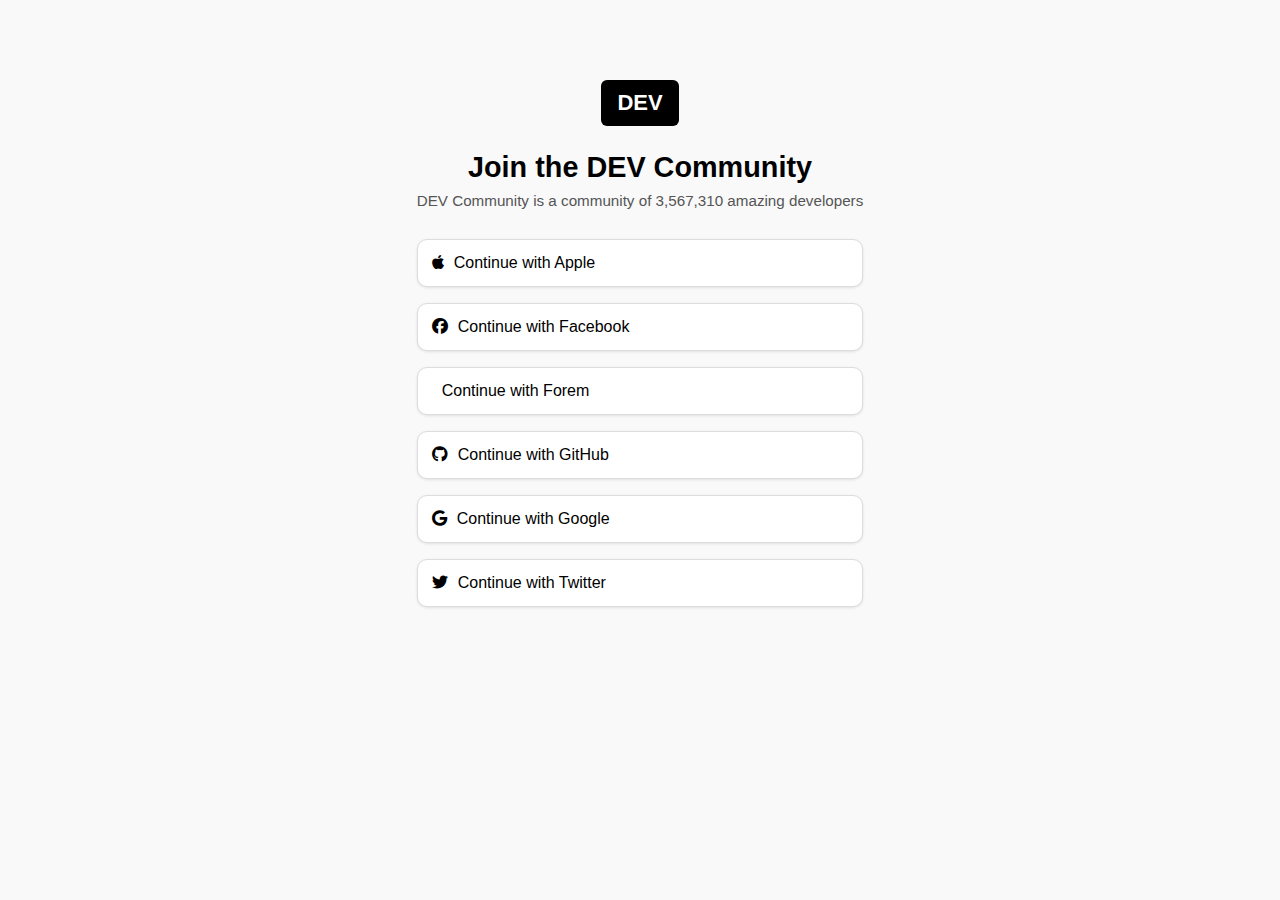
<file: Proyecto/Login/createAcount.html>
<!DOCTYPE html>
<html lang="en">
<head>
  <meta charset="UTF-8">
  <meta name="viewport" content="width=device-width, initial-scale=1.0">
  <title>Join the DEV Community</title>
  <link rel="stylesheet" href="login.css">
  <link rel="stylesheet" href="https://cdnjs.cloudflare.com/ajax/libs/font-awesome/6.6.0/css/all.min.css">
</head>
<body>
  <main class="login">
    <header class="logo">DEV</header>

    <h1>Join the DEV Community</h1>
    <p>DEV Community is a community of 3,567,310 amazing developers</p>

    <section class="login-buttons">
      <button class="btn apple"><i class="fa-brands fa-apple"></i> Continue with Apple</button>
      <button class="btn facebook"><i class="fa-brands fa-facebook"></i> Continue with Facebook</button>
      <button class="btn forem"><i></i> Continue with Forem</button>
      <button class="btn github"><i class="fa-brands fa-github"></i> Continue with GitHub</button>
      <button class="btn google"><i class="fa-brands fa-google"></i> Continue with Google</button>
      <button class="btn twitter"><i class="fa-brands fa-twitter"></i> Continue with Twitter</button>
    </section>
  </main>
</body>
</html>
</file>
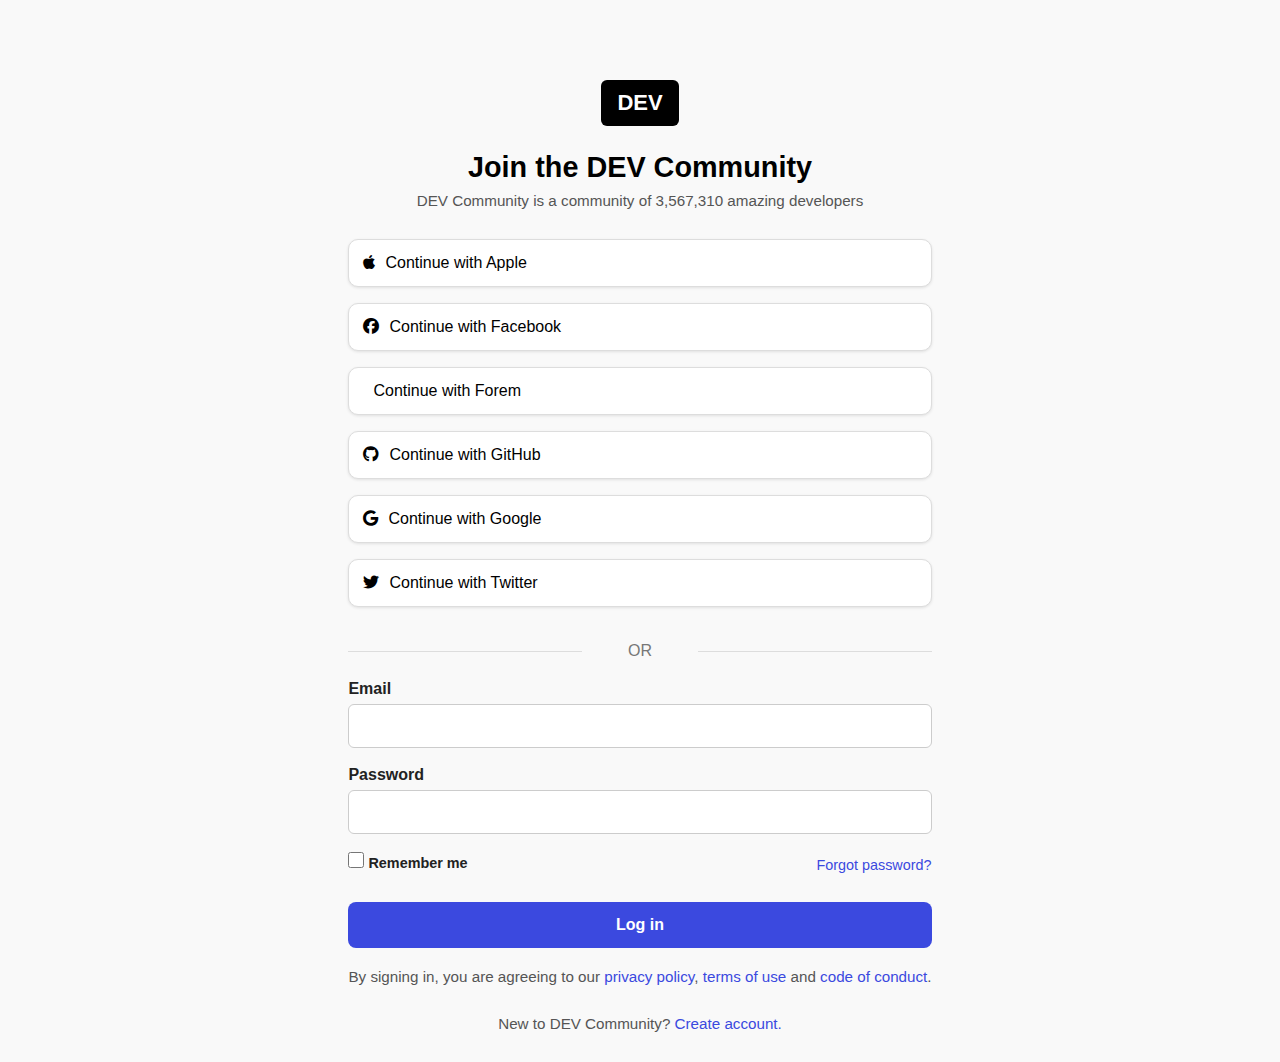
<file: Proyecto/Login/login.html>
<!DOCTYPE html>
<html lang="en">
<head>
  <meta charset="UTF-8">
  <meta name="viewport" content="width=device-width, initial-scale=1.0">
  <title>Join the DEV Community</title>
  <link rel="stylesheet" href="login.css">
  <link rel="stylesheet" href="https://cdnjs.cloudflare.com/ajax/libs/font-awesome/6.6.0/css/all.min.css">
</head>
<body>
  <main class="login">
    <header class="logo">DEV</header>

    <h1>Join the DEV Community</h1>
    <p>DEV Community is a community of 3,567,310 amazing developers</p>

    <section class="login-buttons">
      <button class="btn apple"><i class="fa-brands fa-apple"></i> Continue with Apple</button>
      <button class="btn facebook"><i class="fa-brands fa-facebook"></i> Continue with Facebook</button>
      <button class="btn forem"><i></i> Continue with Forem</button>
      <button class="btn github"><i class="fa-brands fa-github"></i> Continue with GitHub</button>
      <button class="btn google"><i class="fa-brands fa-google"></i> Continue with Google</button>
      <button class="btn twitter"><i class="fa-brands fa-twitter"></i> Continue with Twitter</button>
    </section>

    <aside class="divider">
      <span>OR</span>
    </aside>

    <article>
      <form class="login-form">
        <label for="email">Email</label>
        <input type="email" id="email" name="email" required>

        <label for="password">Password</label>
        <input type="password" id="password" name="password" required>

        <section class="options">
          <label class="remember">
            <input type="checkbox" id="remember"> Remember me
          </label>
          <a href="#" class="forgot">Forgot password?</a>
        </section>

        <button type="submit" class="login-btn">Log in</button>

        <footer class="terms">
          <p>
            By signing in, you are agreeing to our
            <a href="#">privacy policy</a>, 
            <a href="#">terms of use</a> and 
            <a href="#">code of conduct</a>.
          </p>
              <footer class="create-account">
                <p>New to DEV Community? <a href="createAcount.html">Create account.</a></p>
        </footer>
      </form>
    </article>
  </main>
</body>
</html>
</file>
<file: Proyecto/Login/login.css>
* {
  margin: 0;
  padding: 0;
  box-sizing: border-box;
  font-family: "Inter", sans-serif;
}

body {
  background-color: #f9f9f9;
  display: flex;
  justify-content: center;
  align-items: flex-start; 
  height: 100vh;
  padding-top: 80px; 
}

main.login {
  text-align: center;
}

header.logo {
  background-color: #000;
  color: #fff;
  font-weight: bold;
  display: inline-block;
  padding: 10px 16px;
  border-radius: 6px;
  font-size: 22px;
  margin-bottom: 25px;
  text-align: center;
}

h1 {
  font-size: 1.8rem;
  font-weight: 700;
  margin-bottom: 8px;
  color: #000;
  text-align: center;
}

p {
  color: #555;
  font-size: 0.95rem;
  margin-bottom: 30px;
}

.login-buttons {
  display: flex;
  flex-direction: column;
  gap: 16px; 
}

.btn {
  display: flex;
  justify-items:center;
  gap: 10px;
  border: 1px solid #ddd;
  background: #fff;
  padding: 14px; 
  border-radius: 10px;
  cursor: pointer;
  font-size: 1rem; 
  transition: all 0.2s ease;
  box-shadow: 0 1px 3px rgba(0,0,0,0.1);
}

.btn:hover {
  background-color: #f0f0f0;
}

aside.divider {
  margin-top: 35px;
  font-weight: 500;
  color: #777;
  position: relative;
  text-align: center;
}

aside.divider::before,
aside.divider::after {
  content: "";
  position: absolute;
  top: 50%;
  width: 40%;
  height: 1px;
  background-color: #ddd;
}

aside.divider::before {
  left: 0;
}

aside.divider::after {
  right: 0;
}

article .login-form {
  text-align: left;
  margin-top: 20px;
}

.login-form label {
  display: block;
  font-weight: 600;
  color: #222;
  margin-bottom: 6px;
}

.login-form input[type="email"],
.login-form input[type="password"] {
  width: 100%;
  padding: 12px;
  border: 1px solid #ccc;
  border-radius: 6px;
  font-size: 1rem;
  margin-bottom: 18px;
}

.options {
  display: flex;
  justify-content: space-between;
  align-items: center;
  margin-bottom: 25px;
  font-size: 0.9rem;
}

.remember {
  display: flex;
  align-items: center;
  gap: 5px;
}

input[type="checkbox"] {
  width: 16px;
  height: 16px;
  accent-color: #3b49df;
}

.forgot {
  color: #3b49df;
  text-decoration: none;
}

.forgot:hover {
  text-decoration: underline;
}

.login-btn {
  width: 100%;
  background-color: #3b49df;
  color: white;
  border: none;
  padding: 14px;
  font-size: 1rem;
  border-radius: 8px;
  cursor: pointer;
  font-weight: 600;
  transition: background 0.2s ease;
}

.login-btn:hover {
  background-color: #2c39c9;
}

footer.terms {
  margin-top: 20px;
  font-size: 0.85rem;
  color: #555;
  text-align: center;
}

footer.terms a {
  color: #3b49df;
  text-decoration: none;
}

footer.terms a:hover {
  text-decoration: underline;
}
</file>
